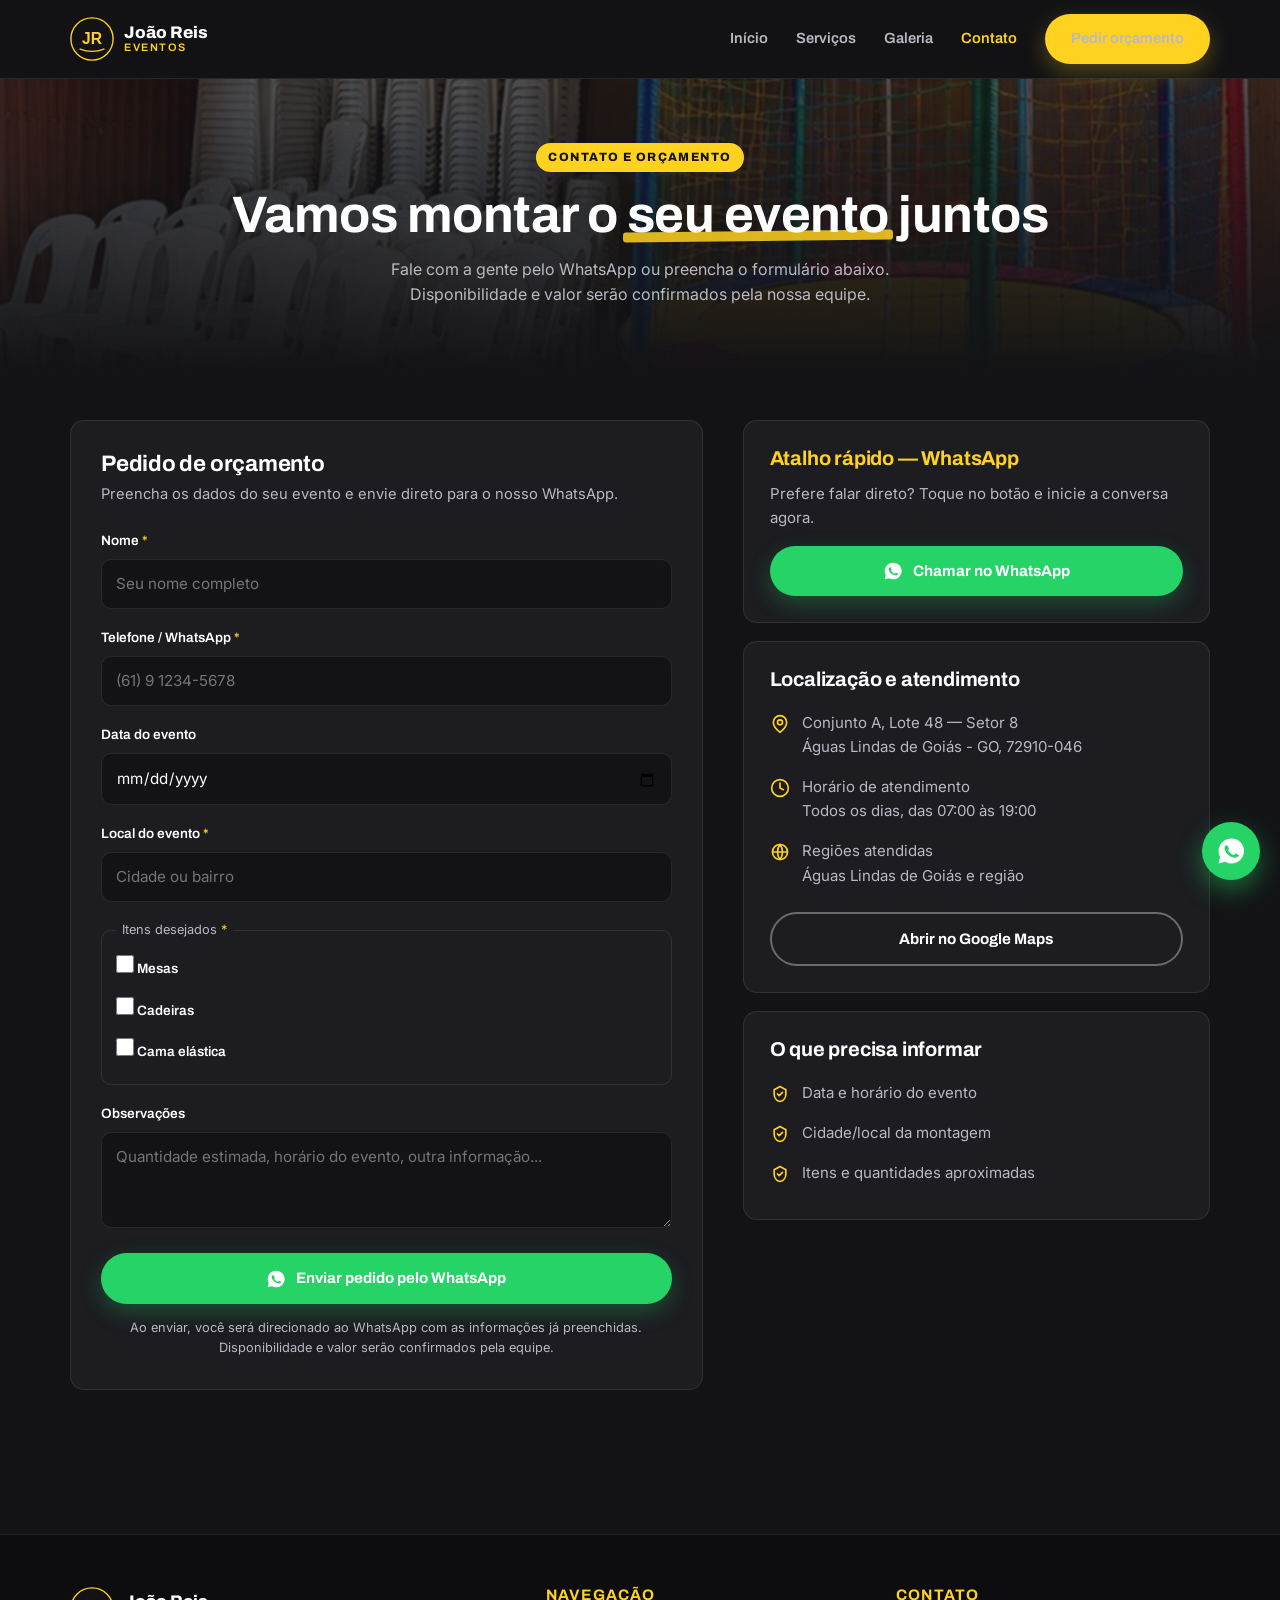
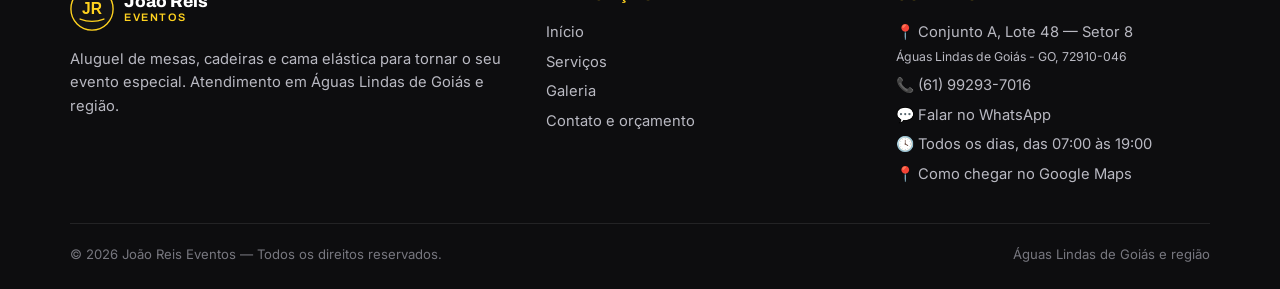
<file: contato.html>
<!DOCTYPE html>
<html lang="pt-BR">
<head>
  <meta charset="UTF-8">
  <meta name="viewport" content="width=device-width, initial-scale=1.0">
  <title>Contato e Orçamento | João Reis Eventos</title>
  <meta name="description" content="Peça seu orçamento de mesas, cadeiras e cama elástica pelo WhatsApp ou formulário. João Reis Eventos — Águas Lindas de Goiás e região.">
  <link rel="icon" type="image/svg+xml" href="img/favicon.svg">
  <link rel="preconnect" href="https://fonts.googleapis.com">
  <link rel="preconnect" href="https://fonts.gstatic.com" crossorigin>
  <link href="https://fonts.googleapis.com/css2?family=Archivo:wght@600;700;800&family=Caveat:wght@600&family=Inter:wght@400;500;600&display=swap" rel="stylesheet">
  <link rel="stylesheet" href="css/styles.css">
</head>
<body>

  <!-- ===== Cabeçalho ===== -->
  <header class="cabecalho">
    <div class="container cabecalho__inner">
      <a class="logo" href="index.html">
        <img src="img/logo.svg" alt="João Reis Eventos">
        <span>João Reis<small>Eventos</small></span>
      </a>

      <button class="nav-toggle" aria-expanded="false" aria-controls="site-nav" aria-label="Abrir menu">
        <span></span><span></span><span></span>
      </button>

      <nav class="nav" id="site-nav" aria-label="Navegação principal">
        <a href="index.html">Início</a>
        <a href="servicos.html">Serviços</a>
        <a href="galeria.html">Galeria</a>
        <a href="contato.html" class="ativo">Contato</a>
        <a class="btn btn--amarelo" href="contato.html">Pedir orçamento</a>
      </nav>
    </div>
  </header>

  <main>
    <!-- ===== Hero interno ===== -->
    <section class="hero-interno">
      <div class="container">
        <span class="rotulo">Contato e orçamento</span>
        <h1>Vamos montar o <span class="pincelada">seu evento</span> juntos</h1>
        <p>Fale com a gente pelo WhatsApp ou preencha o formulário abaixo. Disponibilidade e valor serão confirmados pela nossa equipe.</p>
      </div>
    </section>

    <!-- ===== Formulário + informações ===== -->
    <section class="secao" style="padding-top:48px;">
      <div class="container">
        <div class="contato__grid">

          <!-- Formulário -->
          <form class="formulario animar" id="form-orcamento" novalidate>
            <h2 style="font-size:1.4rem; margin-bottom:6px;">Pedido de orçamento</h2>
            <p style="color:var(--cinza); font-size:0.92rem; margin-bottom:24px;">Preencha os dados do seu evento e envie direto para o nosso WhatsApp.</p>

            <div class="campo">
              <label for="nome">Nome <span class="obrig">*</span></label>
              <input type="text" id="nome" name="nome" placeholder="Seu nome completo" autocomplete="name" required>
            </div>

            <div class="campo">
              <label for="telefone">Telefone / WhatsApp <span class="obrig">*</span></label>
              <input type="tel" id="telefone" name="telefone" placeholder="(61) 9 1234-5678" autocomplete="tel" required>
            </div>

            <div class="campo">
              <label for="data-evento">Data do evento</label>
              <input type="date" id="data-evento" name="data-evento">
            </div>

            <div class="campo">
              <label for="local">Local do evento <span class="obrig">*</span></label>
              <input type="text" id="local" name="local" placeholder="Cidade ou bairro" required>
            </div>

            <div class="campo campo--itens">
              <fieldset>
                <legend>Itens desejados <span class="obrig" style="color:var(--amarelo);">*</span></legend>
                <label class="check"><input type="checkbox" name="itens" value="Mesas"> Mesas</label>
                <label class="check"><input type="checkbox" name="itens" value="Cadeiras"> Cadeiras</label>
                <label class="check"><input type="checkbox" name="itens" value="Cama elástica"> Cama elástica</label>
              </fieldset>
            </div>

            <div class="campo">
              <label for="observacoes">Observações</label>
              <textarea id="observacoes" name="observacoes" placeholder="Quantidade estimada, horário do evento, outra informação..."></textarea>
            </div>

            <button type="submit" class="btn btn--wpp btn--bloco">
              <svg class="icone-wpp" viewBox="0 0 24 24" aria-hidden="true"><path d="M12 2a10 10 0 0 0-8.7 14.9L2 22l5.3-1.4A10 10 0 1 0 12 2zm5.3 14.1c-.2.6-1.3 1.2-1.8 1.2-.5.1-1 .1-3.2-.7-2.7-1.1-4.4-3.9-4.5-4.1-.1-.2-1-1.4-1-2.6s.6-1.8.9-2.1c.2-.2.5-.3.7-.3h.5c.2 0 .4 0 .6.5l.8 2c.1.2.1.3 0 .5l-.4.5c-.1.2-.3.3-.1.6.2.3.8 1.3 1.7 2.1 1.2 1 2.1 1.4 2.4 1.5.2.1.4.1.6-.1l.8-1c.2-.2.3-.2.6-.1l2 .9c.2.1.4.2.4.3.1.2.1.7-.1 1.3z"/></svg>
              Enviar pedido pelo WhatsApp
            </button>

            <p class="formulario__nota">Ao enviar, você será direcionado ao WhatsApp com as informações já preenchidas. Disponibilidade e valor serão confirmados pela equipe.</p>
          </form>

          <!-- Informações -->
          <div class="animar">
            <div class="info-cartao">
              <h3 style="color:var(--amarelo);">Atalho rápido — WhatsApp</h3>
              <p style="color:var(--cinza); font-size:0.94rem; margin-bottom:16px;">Prefere falar direto? Toque no botão e inicie a conversa agora.</p>
              <a class="btn btn--wpp btn--bloco" href="#" data-wpp="Olá! Vim pelo site e gostaria de um orçamento.">
                <svg class="icone-wpp" viewBox="0 0 24 24" aria-hidden="true"><path d="M12 2a10 10 0 0 0-8.7 14.9L2 22l5.3-1.4A10 10 0 1 0 12 2zm5.3 14.1c-.2.6-1.3 1.2-1.8 1.2-.5.1-1 .1-3.2-.7-2.7-1.1-4.4-3.9-4.5-4.1-.1-.2-1-1.4-1-2.6s.6-1.8.9-2.1c.2-.2.5-.3.7-.3h.5c.2 0 .4 0 .6.5l.8 2c.1.2.1.3 0 .5l-.4.5c-.1.2-.3.3-.1.6.2.3.8 1.3 1.7 2.1 1.2 1 2.1 1.4 2.4 1.5.2.1.4.1.6-.1l.8-1c.2-.2.3-.2.6-.1l2 .9c.2.1.4.2.4.3.1.2.1.7-.1 1.3z"/></svg>
                Chamar no WhatsApp
              </a>
            </div>

            <div class="info-cartao">
              <h3>Localização e atendimento</h3>
              <ul>
                <li>
                  <svg viewBox="0 0 24 24" fill="none" stroke-width="2" stroke-linecap="round" stroke-linejoin="round" aria-hidden="true"><path d="M20 10c0 6-8 12-8 12s-8-6-8-12a8 8 0 0 1 16 0z"/><circle cx="12" cy="10" r="3"/></svg>
                  <span>Conjunto A, Lote 48 — Setor 8<br>Águas Lindas de Goiás - GO, 72910-046</span>
                </li>
                <li>
                  <svg viewBox="0 0 24 24" fill="none" stroke-width="2" stroke-linecap="round" stroke-linejoin="round" aria-hidden="true"><circle cx="12" cy="12" r="10"/><path d="M12 6v6l4 2"/></svg>
                  <span>Horário de atendimento<br>Todos os dias, das 07:00 às 19:00</span>
                </li>
                <li>
                  <svg viewBox="0 0 24 24" fill="none" stroke-width="2" stroke-linecap="round" stroke-linejoin="round" aria-hidden="true"><path d="M3 12a9 9 0 1 0 18 0 9 9 0 1 0-18 0"/><path d="M3 12h18M12 3a15 15 0 0 1 0 18 15 15 0 0 1 0-18"/></svg>
                  <span>Regiões atendidas<br>Águas Lindas de Goiás e região</span>
                </li>
              </ul>
              <a class="btn btn--contorno btn--bloco" style="margin-top:16px;" href="https://www.google.com/maps/search/?api=1&query=Jo%C3%A3o+Reis+Aluguel+de+Mesas+e+Cadeiras+%C3%81guas+Lindas+de+Goi%C3%A1s" target="_blank" rel="noopener">Abrir no Google Maps</a>
            </div>

            <div class="info-cartao">
              <h3>O que precisa informar</h3>
              <ul>
                <li>
                  <svg viewBox="0 0 24 24" fill="none" stroke-width="2" stroke-linecap="round" stroke-linejoin="round" aria-hidden="true"><path d="M9 12l2 2 4-4"/><path d="M12 3l7 4v5c0 4.5-3 8.3-7 9-4-.7-7-4.5-7-9V7z"/></svg>
                  <span>Data e horário do evento</span>
                </li>
                <li>
                  <svg viewBox="0 0 24 24" fill="none" stroke-width="2" stroke-linecap="round" stroke-linejoin="round" aria-hidden="true"><path d="M9 12l2 2 4-4"/><path d="M12 3l7 4v5c0 4.5-3 8.3-7 9-4-.7-7-4.5-7-9V7z"/></svg>
                  <span>Cidade/local da montagem</span>
                </li>
                <li>
                  <svg viewBox="0 0 24 24" fill="none" stroke-width="2" stroke-linecap="round" stroke-linejoin="round" aria-hidden="true"><path d="M9 12l2 2 4-4"/><path d="M12 3l7 4v5c0 4.5-3 8.3-7 9-4-.7-7-4.5-7-9V7z"/></svg>
                  <span>Itens e quantidades aproximadas</span>
                </li>
              </ul>
            </div>
          </div>

        </div>
      </div>
    </section>
  </main>

  <!-- ===== Rodapé ===== -->
  <footer class="rodape">
    <div class="container">
      <div class="rodape__grid">
        <div>
          <a class="logo" href="index.html" style="margin-bottom:14px;">
            <img src="img/logo.svg" alt="João Reis Eventos">
            <span>João Reis<small>Eventos</small></span>
          </a>
          <p>Aluguel de mesas, cadeiras e cama elástica para tornar o seu evento especial. Atendimento em Águas Lindas de Goiás e região.</p>
        </div>

        <div>
          <h4>Navegação</h4>
          <ul>
            <li><a href="index.html">Início</a></li>
            <li><a href="servicos.html">Serviços</a></li>
            <li><a href="galeria.html">Galeria</a></li>
            <li><a href="contato.html">Contato e orçamento</a></li>
          </ul>
        </div>

        <div>
          <h4>Contato</h4>
          <ul>
            <li>📍 Conjunto A, Lote 48 — Setor 8<br><small>Águas Lindas de Goiás - GO, 72910-046</small></li>
            <li>📞 <a href="https://wa.me/5561992937016" target="_blank" rel="noopener">(61) 99293-7016</a></li>
            <li>💬 <a href="#" data-wpp="Olá! Vim pelo site e gostaria de um orçamento.">Falar no WhatsApp</a></li>
            <li>🕓 Todos os dias, das 07:00 às 19:00</li>
            <li>📍 <a href="https://www.google.com/maps/search/?api=1&query=Jo%C3%A3o+Reis+Aluguel+de+Mesas+e+Cadeiras+%C3%81guas+Lindas+de+Goi%C3%A1s" target="_blank" rel="noopener">Como chegar no Google Maps</a></li>
          </ul>
        </div>
      </div>

      <div class="rodape__base">
        <span>© <span id="ano-atual">2026</span> João Reis Eventos — Todos os direitos reservados.</span>
        <span>Águas Lindas de Goiás e região</span>
      </div>
    </div>
  </footer>

  <!-- ===== Botão flutuante WhatsApp ===== -->
  <a class="wpp-flutuante" href="#" data-wpp="Olá! Vim pelo site e gostaria de um orçamento." aria-label="Falar no WhatsApp">
    <svg viewBox="0 0 24 24" aria-hidden="true"><path d="M12 2a10 10 0 0 0-8.7 14.9L2 22l5.3-1.4A10 10 0 1 0 12 2zm5.3 14.1c-.2.6-1.3 1.2-1.8 1.2-.5.1-1 .1-3.2-.7-2.7-1.1-4.4-3.9-4.5-4.1-.1-.2-1-1.4-1-2.6s.6-1.8.9-2.1c.2-.2.5-.3.7-.3h.5c.2 0 .4 0 .6.5l.8 2c.1.2.1.3 0 .5l-.4.5c-.1.2-.3.3-.1.6.2.3.8 1.3 1.7 2.1 1.2 1 2.1 1.4 2.4 1.5.2.1.4.1.6-.1l.8-1c.2-.2.3-.2.6-.1l2 .9c.2.1.4.2.4.3.1.2.1.7-.1 1.3z"/></svg>
  </a>

  <script src="js/main.js"></script>
</body>
</html>
</file>
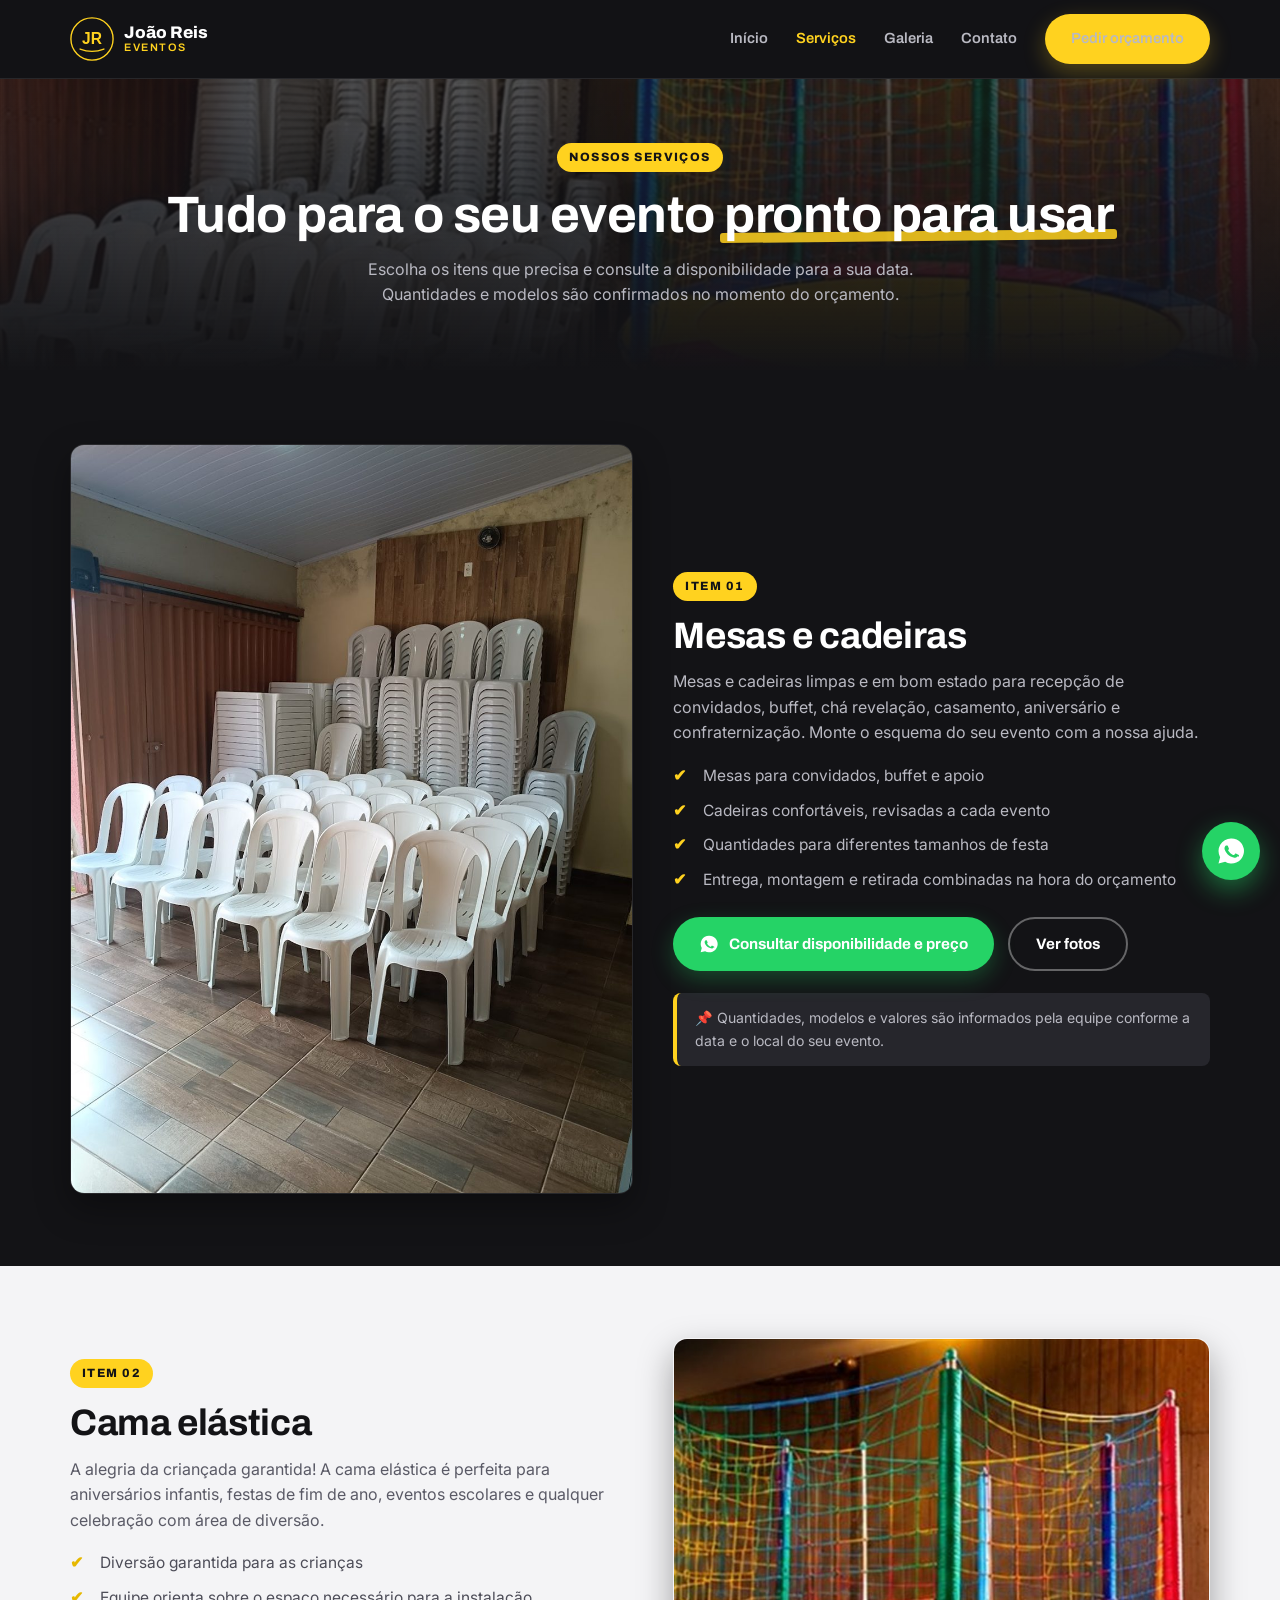
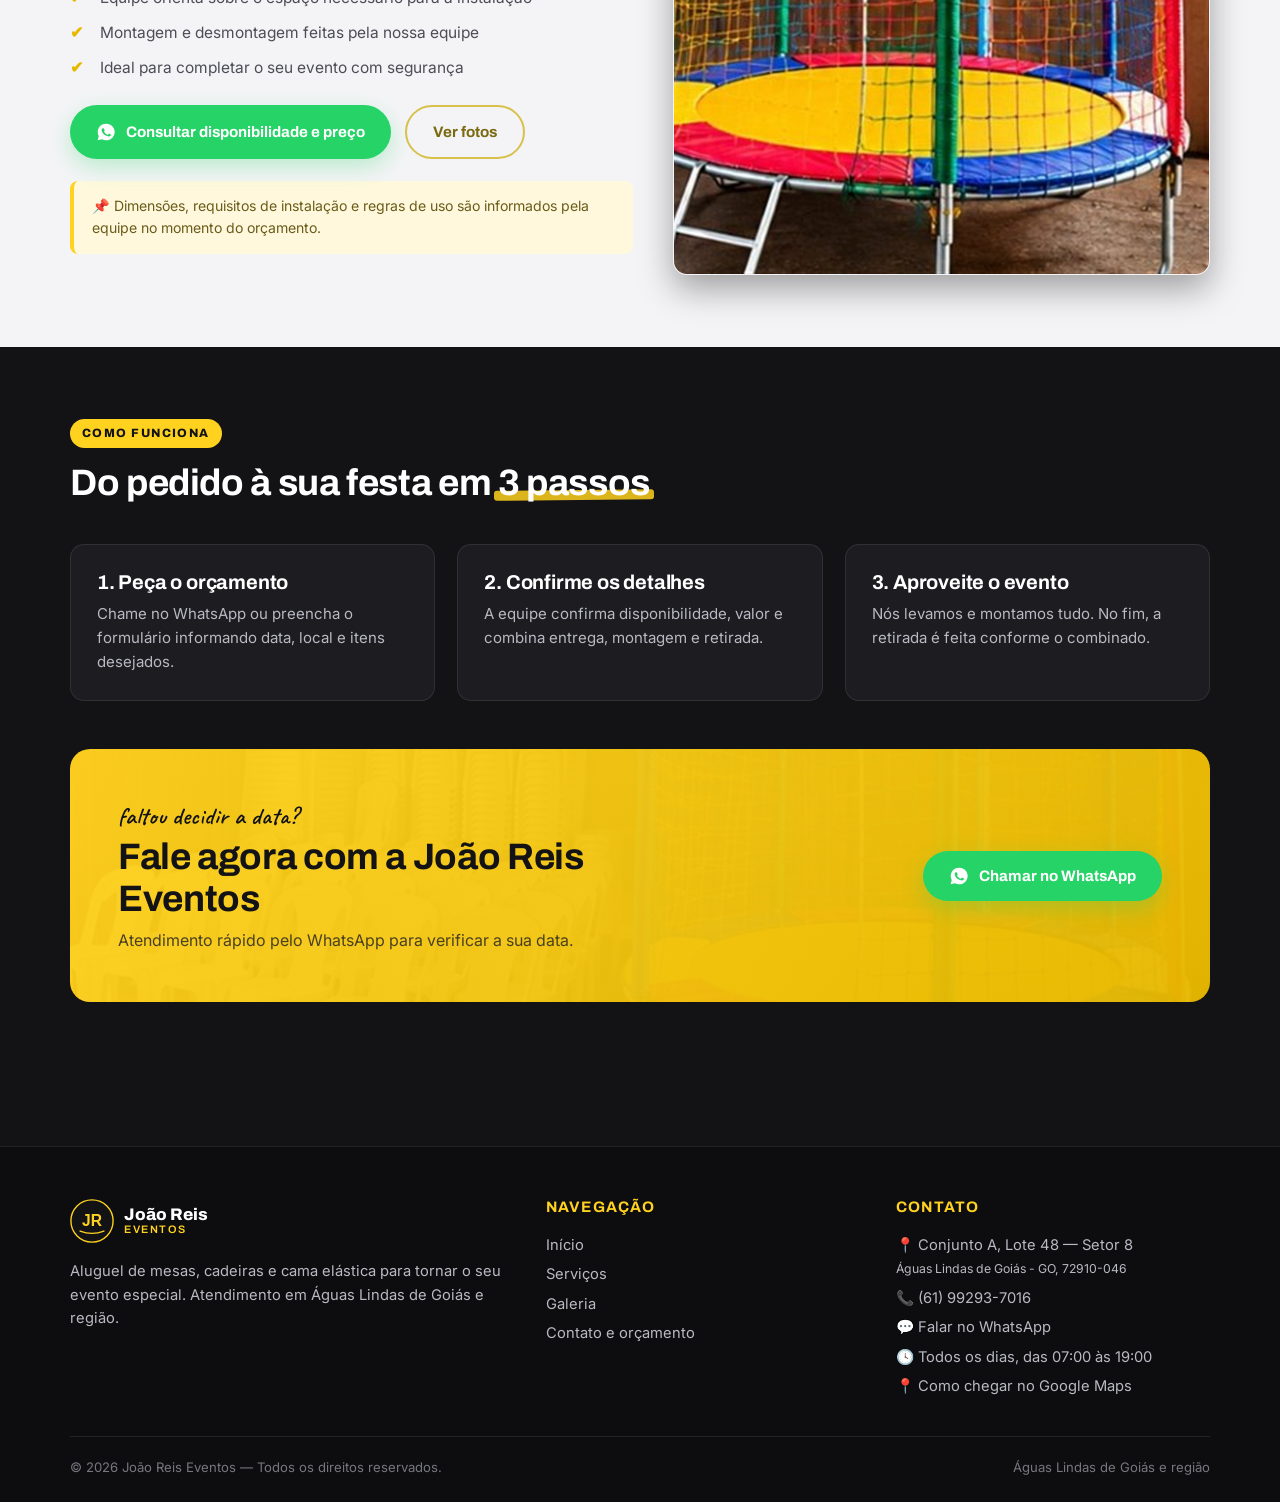
<file: servicos.html>
<!DOCTYPE html>
<html lang="pt-BR">
<head>
  <meta charset="UTF-8">
  <meta name="viewport" content="width=device-width, initial-scale=1.0">
  <title>Serviços — Mesas, Cadeiras e Cama Elástica | João Reis Eventos</title>
  <meta name="description" content="Conheça os itens para aluguel: mesas, cadeiras e cama elástica para eventos em Águas Lindas de Goiás. Consulte disponibilidade e preço.">
  <link rel="icon" type="image/svg+xml" href="img/favicon.svg">
  <link rel="preconnect" href="https://fonts.googleapis.com">
  <link rel="preconnect" href="https://fonts.gstatic.com" crossorigin>
  <link href="https://fonts.googleapis.com/css2?family=Archivo:wght@600;700;800&family=Caveat:wght@600&family=Inter:wght@400;500;600&display=swap" rel="stylesheet">
  <link rel="stylesheet" href="css/styles.css">
</head>
<body>

  <!-- ===== Cabeçalho ===== -->
  <header class="cabecalho">
    <div class="container cabecalho__inner">
      <a class="logo" href="index.html">
        <img src="img/logo.svg" alt="João Reis Eventos">
        <span>João Reis<small>Eventos</small></span>
      </a>

      <button class="nav-toggle" aria-expanded="false" aria-controls="site-nav" aria-label="Abrir menu">
        <span></span><span></span><span></span>
      </button>

      <nav class="nav" id="site-nav" aria-label="Navegação principal">
        <a href="index.html">Início</a>
        <a href="servicos.html" class="ativo">Serviços</a>
        <a href="galeria.html">Galeria</a>
        <a href="contato.html">Contato</a>
        <a class="btn btn--amarelo" href="contato.html">Pedir orçamento</a>
      </nav>
    </div>
  </header>

  <main>
    <!-- ===== Hero interno ===== -->
    <section class="hero-interno">
      <div class="container">
        <span class="rotulo">Nossos serviços</span>
        <h1>Tudo para o seu evento <span class="pincelada">pronto para usar</span></h1>
        <p>Escolha os itens que precisa e consulte a disponibilidade para a sua data. Quantidades e modelos são confirmados no momento do orçamento.</p>
      </div>
    </section>

    <!-- ===== Mesas e cadeiras ===== -->
    <section class="secao" id="mesas">
      <div class="container">
        <div class="servico-bloco">
          <div class="servico-bloco__grid">
            <div class="servico-bloco__img animar">
              <img src="img/foto-cadeiras.jpg" alt="Cadeiras brancas de plástico disponíveis para aluguel">
            </div>
            <div class="animar">
              <span class="rotulo">Item 01</span>
              <h2>Mesas e cadeiras</h2>
              <p style="color:var(--cinza); margin-top:12px;">Mesas e cadeiras limpas e em bom estado para recepção de convidados, buffet, chá revelação, casamento, aniversário e confraternização. Monte o esquema do seu evento com a nossa ajuda.</p>
              <ul>
                <li>Mesas para convidados, buffet e apoio</li>
                <li>Cadeiras confortáveis, revisadas a cada evento</li>
                <li>Quantidades para diferentes tamanhos de festa</li>
                <li>Entrega, montagem e retirada combinadas na hora do orçamento</li>
              </ul>
              <div class="hero__acoes">
                <a class="btn btn--wpp" href="#" data-wpp="Olá! Vim pelo site e gostaria de consultar mesas e cadeiras para o meu evento.">
                  <svg class="icone-wpp" viewBox="0 0 24 24" aria-hidden="true"><path d="M12 2a10 10 0 0 0-8.7 14.9L2 22l5.3-1.4A10 10 0 1 0 12 2zm5.3 14.1c-.2.6-1.3 1.2-1.8 1.2-.5.1-1 .1-3.2-.7-2.7-1.1-4.4-3.9-4.5-4.1-.1-.2-1-1.4-1-2.6s.6-1.8.9-2.1c.2-.2.5-.3.7-.3h.5c.2 0 .4 0 .6.5l.8 2c.1.2.1.3 0 .5l-.4.5c-.1.2-.3.3-.1.6.2.3.8 1.3 1.7 2.1 1.2 1 2.1 1.4 2.4 1.5.2.1.4.1.6-.1l.8-1c.2-.2.3-.2.6-.1l2 .9c.2.1.4.2.4.3.1.2.1.7-.1 1.3z"/></svg>
                  Consultar disponibilidade e preço
                </a>
                <a class="btn btn--contorno" href="galeria.html">Ver fotos</a>
              </div>
              <div class="aviso">
                📌 Quantidades, modelos e valores são informados pela equipe conforme a data e o local do seu evento.
              </div>
            </div>
          </div>
        </div>
      </div>
    </section>

    <!-- ===== Cama elástica ===== -->
    <section class="secao secao--clara" id="cama-elastica">
      <div class="container">
        <div class="servico-bloco">
          <div class="servico-bloco__grid">
            <div class="animar">
              <span class="rotulo">Item 02</span>
              <h2>Cama elástica</h2>
              <p style="color:#5a5a66; margin-top:12px;">A alegria da criançada garantida! A cama elástica é perfeita para aniversários infantis, festas de fim de ano, eventos escolares e qualquer celebração com área de diversão.</p>
              <ul>
                <li>Diversão garantida para as crianças</li>
                <li>Equipe orienta sobre o espaço necessário para a instalação</li>
                <li>Montagem e desmontagem feitas pela nossa equipe</li>
                <li>Ideal para completar o seu evento com segurança</li>
              </ul>
              <div class="hero__acoes">
                <a class="btn btn--wpp" href="#" data-wpp="Olá! Vim pelo site e gostaria de consultar a cama elástica para o meu evento.">
                  <svg class="icone-wpp" viewBox="0 0 24 24" aria-hidden="true"><path d="M12 2a10 10 0 0 0-8.7 14.9L2 22l5.3-1.4A10 10 0 1 0 12 2zm5.3 14.1c-.2.6-1.3 1.2-1.8 1.2-.5.1-1 .1-3.2-.7-2.7-1.1-4.4-3.9-4.5-4.1-.1-.2-1-1.4-1-2.6s.6-1.8.9-2.1c.2-.2.5-.3.7-.3h.5c.2 0 .4 0 .6.5l.8 2c.1.2.1.3 0 .5l-.4.5c-.1.2-.3.3-.1.6.2.3.8 1.3 1.7 2.1 1.2 1 2.1 1.4 2.4 1.5.2.1.4.1.6-.1l.8-1c.2-.2.3-.2.6-.1l2 .9c.2.1.4.2.4.3.1.2.1.7-.1 1.3z"/></svg>
                  Consultar disponibilidade e preço
                </a>
                <a class="btn" href="galeria.html" style="border:2px solid #d8c14a; color:#7a6a12;">Ver fotos</a>
              </div>
              <div class="aviso">
                📌 Dimensões, requisitos de instalação e regras de uso são informados pela equipe no momento do orçamento.
              </div>
            </div>
            <div class="servico-bloco__img animar">
              <img src="img/foto-cama-elastica.jpg" alt="Cama elástica disponível para aluguel">
            </div>
          </div>
        </div>
      </div>
    </section>

    <!-- ===== Como funciona ===== -->
    <section class="secao">
      <div class="container">
        <div class="secao__cabecalho">
          <span class="rotulo">Como funciona</span>
          <h2>Do pedido à sua festa em <span class="pincelada">3 passos</span></h2>
        </div>

        <div class="beneficios">
          <div class="beneficio animar">
            <h3>1. Peça o orçamento</h3>
            <p>Chame no WhatsApp ou preencha o formulário informando data, local e itens desejados.</p>
          </div>
          <div class="beneficio animar">
            <h3>2. Confirme os detalhes</h3>
            <p>A equipe confirma disponibilidade, valor e combina entrega, montagem e retirada.</p>
          </div>
          <div class="beneficio animar">
            <h3>3. Aproveite o evento</h3>
            <p>Nós levamos e montamos tudo. No fim, a retirada é feita conforme o combinado.</p>
          </div>
        </div>

        <div class="cta animar" style="margin-top:48px;">
          <div>
            <span class="manuscrita">faltou decidir a data?</span>
            <h2>Fale agora com a João Reis Eventos</h2>
            <p>Atendimento rápido pelo WhatsApp para verificar a sua data.</p>
          </div>
          <a class="btn btn--wpp" href="#" data-wpp="Olá! Vim pelo site e gostaria de um orçamento.">
            <svg class="icone-wpp" viewBox="0 0 24 24" aria-hidden="true"><path d="M12 2a10 10 0 0 0-8.7 14.9L2 22l5.3-1.4A10 10 0 1 0 12 2zm5.3 14.1c-.2.6-1.3 1.2-1.8 1.2-.5.1-1 .1-3.2-.7-2.7-1.1-4.4-3.9-4.5-4.1-.1-.2-1-1.4-1-2.6s.6-1.8.9-2.1c.2-.2.5-.3.7-.3h.5c.2 0 .4 0 .6.5l.8 2c.1.2.1.3 0 .5l-.4.5c-.1.2-.3.3-.1.6.2.3.8 1.3 1.7 2.1 1.2 1 2.1 1.4 2.4 1.5.2.1.4.1.6-.1l.8-1c.2-.2.3-.2.6-.1l2 .9c.2.1.4.2.4.3.1.2.1.7-.1 1.3z"/></svg>
            Chamar no WhatsApp
          </a>
        </div>
      </div>
    </section>
  </main>

  <!-- ===== Rodapé ===== -->
  <footer class="rodape">
    <div class="container">
      <div class="rodape__grid">
        <div>
          <a class="logo" href="index.html" style="margin-bottom:14px;">
            <img src="img/logo.svg" alt="João Reis Eventos">
            <span>João Reis<small>Eventos</small></span>
          </a>
          <p>Aluguel de mesas, cadeiras e cama elástica para tornar o seu evento especial. Atendimento em Águas Lindas de Goiás e região.</p>
        </div>

        <div>
          <h4>Navegação</h4>
          <ul>
            <li><a href="index.html">Início</a></li>
            <li><a href="servicos.html">Serviços</a></li>
            <li><a href="galeria.html">Galeria</a></li>
            <li><a href="contato.html">Contato e orçamento</a></li>
          </ul>
        </div>

        <div>
          <h4>Contato</h4>
          <ul>
            <li>📍 Conjunto A, Lote 48 — Setor 8<br><small>Águas Lindas de Goiás - GO, 72910-046</small></li>
            <li>📞 <a href="https://wa.me/5561992937016" target="_blank" rel="noopener">(61) 99293-7016</a></li>
            <li>💬 <a href="#" data-wpp="Olá! Vim pelo site e gostaria de um orçamento.">Falar no WhatsApp</a></li>
            <li>🕓 Todos os dias, das 07:00 às 19:00</li>
            <li>📍 <a href="https://www.google.com/maps/search/?api=1&query=Jo%C3%A3o+Reis+Aluguel+de+Mesas+e+Cadeiras+%C3%81guas+Lindas+de+Goi%C3%A1s" target="_blank" rel="noopener">Como chegar no Google Maps</a></li>
          </ul>
        </div>
      </div>

      <div class="rodape__base">
        <span>© <span id="ano-atual">2026</span> João Reis Eventos — Todos os direitos reservados.</span>
        <span>Águas Lindas de Goiás e região</span>
      </div>
    </div>
  </footer>

  <!-- ===== Botão flutuante WhatsApp ===== -->
  <a class="wpp-flutuante" href="#" data-wpp="Olá! Vim pelo site e gostaria de um orçamento." aria-label="Falar no WhatsApp">
    <svg viewBox="0 0 24 24" aria-hidden="true"><path d="M12 2a10 10 0 0 0-8.7 14.9L2 22l5.3-1.4A10 10 0 1 0 12 2zm5.3 14.1c-.2.6-1.3 1.2-1.8 1.2-.5.1-1 .1-3.2-.7-2.7-1.1-4.4-3.9-4.5-4.1-.1-.2-1-1.4-1-2.6s.6-1.8.9-2.1c.2-.2.5-.3.7-.3h.5c.2 0 .4 0 .6.5l.8 2c.1.2.1.3 0 .5l-.4.5c-.1.2-.3.3-.1.6.2.3.8 1.3 1.7 2.1 1.2 1 2.1 1.4 2.4 1.5.2.1.4.1.6-.1l.8-1c.2-.2.3-.2.6-.1l2 .9c.2.1.4.2.4.3.1.2.1.7-.1 1.3z"/></svg>
  </a>

  <script src="js/main.js"></script>
</body>
</html>
</file>
<file: css/styles.css>
/* =========================================================
   João Reis Eventos — styles.css
   Identidade: preto carvão + amarelo vibrante + branco
   Verde reservado para o WhatsApp
   ========================================================= */

/* ---------- 1. Tokens ---------- */
:root {
  --carvao: #131316;
  --carvao-2: #1c1c21;
  --carvao-3: #26262c;
  --amarelo: #ffd21f;
  --amarelo-escuro: #e6b800;
  --branco: #ffffff;
  --cinza: #b9b9c2;
  --cinza-claro: #f4f4f6;
  --verde-wpp: #25d366;
  --verde-wpp-escuro: #1da851;
  --borda: rgba(255, 255, 255, 0.09);
  --sombra: 0 14px 34px rgba(0, 0, 0, 0.35);
  --raio: 14px;
  --fonte-titulo: "Archivo", "Segoe UI", Arial, sans-serif;
  --fonte-corpo: "Inter", "Segoe UI", Arial, sans-serif;
  --fonte-manuscrita: "Caveat", cursive;
}

/* ---------- 2. Reset e base ---------- */
*,
*::before,
*::after {
  box-sizing: border-box;
  margin: 0;
  padding: 0;
}

html {
  scroll-behavior: smooth;
}

body {
  font-family: var(--fonte-corpo);
  background: var(--carvao);
  color: var(--branco);
  line-height: 1.6;
  -webkit-font-smoothing: antialiased;
}

img,
svg {
  display: block;
  max-width: 100%;
}

a {
  color: inherit;
  text-decoration: none;
}

ul {
  list-style: none;
}

button {
  font: inherit;
  cursor: pointer;
  border: 0;
  background: none;
  color: inherit;
}

.container {
  width: min(1140px, 92%);
  margin-inline: auto;
}

.secao {
  padding: 72px 0;
}

.secao--clara {
  background: var(--cinza-claro);
  color: var(--carvao);
}

/* ---------- 3. Tipografia ---------- */
h1, h2, h3, h4 {
  font-family: var(--fonte-titulo);
  line-height: 1.15;
  letter-spacing: -0.01em;
}

h1 { font-size: clamp(2rem, 5vw, 3.2rem); }
h2 { font-size: clamp(1.6rem, 3.6vw, 2.3rem); }
h3 { font-size: 1.25rem; }

.manuscrita {
  font-family: var(--fonte-manuscrita);
  color: var(--amarelo);
  font-size: 1.5rem;
  font-weight: 600;
}

.rotulo {
  display: inline-block;
  background: var(--amarelo);
  color: var(--carvao);
  font-family: var(--fonte-titulo);
  font-size: 0.75rem;
  font-weight: 800;
  letter-spacing: 0.12em;
  text-transform: uppercase;
  padding: 5px 12px;
  border-radius: 999px;
  margin-bottom: 14px;
}

.secao__cabecalho {
  max-width: 640px;
  margin-bottom: 40px;
}

.secao__cabecalho p {
  color: var(--cinza);
  margin-top: 10px;
}

.secao--clara .secao__cabecalho p {
  color: #5a5a66;
}

.pincelada {
  position: relative;
  display: inline-block;
  z-index: 0;
}

.pincelada::after {
  content: "";
  position: absolute;
  left: -4px;
  right: -4px;
  bottom: 4px;
  height: 10px;
  background: var(--amarelo);
  opacity: 0.85;
  border-radius: 3px;
  transform: rotate(-0.6deg);
  z-index: -1;
}

/* ---------- 4. Botões ---------- */
.btn {
  display: inline-flex;
  align-items: center;
  justify-content: center;
  gap: 10px;
  font-family: var(--fonte-titulo);
  font-weight: 700;
  font-size: 0.95rem;
  padding: 13px 26px;
  border-radius: 999px;
  transition: transform 0.15s ease, box-shadow 0.15s ease, background 0.15s ease;
}

.btn:hover { transform: translateY(-2px); }
.btn:active { transform: translateY(0); }

.btn--amarelo {
  background: var(--amarelo);
  color: var(--carvao);
  box-shadow: 0 8px 22px rgba(255, 210, 31, 0.28);
}

.btn--amarelo:hover { background: var(--amarelo-escuro); }

.btn--wpp {
  background: var(--verde-wpp);
  color: var(--branco);
  box-shadow: 0 8px 22px rgba(37, 211, 102, 0.28);
}

.btn--wpp:hover { background: var(--verde-wpp-escuro); }

.btn--contorno {
  border: 2px solid rgba(255, 255, 255, 0.35);
  color: var(--branco);
}

.btn--contorno:hover {
  border-color: var(--amarelo);
  color: var(--amarelo);
}

.btn--bloco { width: 100%; }

.icone-wpp {
  width: 20px;
  height: 20px;
  fill: currentColor;
  flex-shrink: 0;
}

/* ---------- 5. Cabeçalho ---------- */
.cabecalho {
  position: sticky;
  top: 0;
  z-index: 100;
  background: rgba(19, 19, 22, 0.94);
  backdrop-filter: blur(10px);
  border-bottom: 1px solid var(--borda);
}

.cabecalho__inner {
  display: flex;
  align-items: center;
  justify-content: space-between;
  gap: 18px;
  padding: 14px 0;
}

.logo {
  display: flex;
  align-items: center;
  gap: 10px;
  font-family: var(--fonte-titulo);
  font-weight: 800;
  font-size: 1.05rem;
  line-height: 1.1;
}

.logo img { width: 44px; height: 44px; }

.logo small {
  display: block;
  font-size: 0.68rem;
  font-weight: 600;
  color: var(--amarelo);
  letter-spacing: 0.14em;
  text-transform: uppercase;
}

.nav { display: flex; align-items: center; gap: 28px; }

.nav a {
  font-family: var(--fonte-titulo);
  font-weight: 600;
  font-size: 0.92rem;
  color: var(--cinza);
  transition: color 0.15s ease;
}

.nav a:hover,
.nav a.ativo { color: var(--amarelo); }

.nav-toggle {
  display: none;
  flex-direction: column;
  gap: 5px;
  padding: 8px;
}

.nav-toggle span {
  width: 24px;
  height: 2.5px;
  background: var(--amarelo);
  border-radius: 2px;
  transition: transform 0.2s ease, opacity 0.2s ease;
}

.nav-toggle[aria-expanded="true"] span:nth-child(1) { transform: translateY(7.5px) rotate(45deg); }
.nav-toggle[aria-expanded="true"] span:nth-child(2) { opacity: 0; }
.nav-toggle[aria-expanded="true"] span:nth-child(3) { transform: translateY(-7.5px) rotate(-45deg); }

/* ---------- 6. Hero ---------- */
.hero {
  position: relative;
  overflow: hidden;
  background:
    linear-gradient(180deg, rgba(19, 19, 22, 0.55) 0%, rgba(19, 19, 22, 0.92) 78%, var(--carvao) 100%),
    url("../img/hero.jpg") center/cover no-repeat;
}

.hero__conteudo {
  max-width: 640px;
  padding: 96px 0 110px;
}

.hero h1 { margin-bottom: 16px; }

.hero p {
  color: #dcdce2;
  font-size: 1.08rem;
  margin-bottom: 30px;
}

.hero__acoes {
  display: flex;
  flex-wrap: wrap;
  gap: 14px;
}

.hero__selo {
  position: absolute;
  right: 6%;
  bottom: 34px;
  font-family: var(--fonte-manuscrita);
  font-size: 1.7rem;
  color: var(--amarelo);
  transform: rotate(-4deg);
}

/* Hero interno (páginas) */
.hero-interno {
  background:
    linear-gradient(180deg, rgba(19, 19, 22, 0.72) 0%, var(--carvao) 100%),
    url("../img/hero.jpg") center/cover no-repeat;
  padding: 64px 0;
  text-align: center;
}

.hero-interno p {
  max-width: 560px;
  margin: 12px auto 0;
  color: var(--cinza);
}

/* ---------- 7. Atalhos de serviço ---------- */
.atalhos {
  display: grid;
  grid-template-columns: repeat(auto-fit, minmax(280px, 1fr));
  gap: 22px;
  margin-top: -70px;
  position: relative;
  z-index: 2;
}

.card-servico {
  background: var(--carvao-2);
  border: 1px solid var(--borda);
  border-radius: var(--raio);
  overflow: hidden;
  transition: transform 0.2s ease, border-color 0.2s ease, box-shadow 0.2s ease;
}

.card-servico:hover {
  transform: translateY(-5px);
  border-color: rgba(255, 210, 31, 0.55);
  box-shadow: var(--sombra);
}

.card-servico__img {
  height: 190px;
  object-fit: cover;
  width: 100%;
}

.card-servico__corpo { padding: 22px; }

.card-servico__corpo p {
  color: var(--cinza);
  font-size: 0.95rem;
  margin: 8px 0 18px;
}

.card-servico__link {
  font-family: var(--fonte-titulo);
  font-weight: 700;
  font-size: 0.9rem;
  color: var(--amarelo);
  display: inline-flex;
  align-items: center;
  gap: 6px;
}

/* ---------- 8. Benefícios ---------- */
.beneficios {
  display: grid;
  grid-template-columns: repeat(auto-fit, minmax(240px, 1fr));
  gap: 22px;
}

.beneficio {
  background: var(--carvao-2);
  border: 1px solid var(--borda);
  border-radius: var(--raio);
  padding: 26px;
}

.beneficio__icone {
  width: 52px;
  height: 52px;
  border-radius: 12px;
  background: rgba(255, 210, 31, 0.12);
  display: grid;
  place-items: center;
  margin-bottom: 16px;
}

.beneficio__icone svg { width: 26px; height: 26px; stroke: var(--amarelo); }

.beneficio p {
  color: var(--cinza);
  font-size: 0.94rem;
  margin-top: 8px;
}

/* ---------- 9. Galeria ---------- */
.galeria {
  display: grid;
  grid-template-columns: repeat(3, 1fr);
  gap: 14px;
}

.galeria__item {
  position: relative;
  border-radius: var(--raio);
  overflow: hidden;
  cursor: pointer;
  aspect-ratio: 4 / 3;
  background: var(--carvao-3);
}

.galeria__item img {
  width: 100%;
  height: 100%;
  object-fit: cover;
  transition: transform 0.3s ease;
}

.galeria__item:hover img { transform: scale(1.05); }

.galeria__item::after {
  content: "＋";
  position: absolute;
  inset: 0;
  display: grid;
  place-items: center;
  font-size: 2rem;
  color: var(--carvao);
  background: rgba(255, 210, 31, 0.0);
  opacity: 0;
  transition: opacity 0.2s ease, background 0.2s ease;
}

.galeria__item:hover::after {
  opacity: 1;
  background: rgba(255, 210, 31, 0.22);
}

.galeria__item .etiqueta {
  position: absolute;
  left: 10px;
  bottom: 10px;
  background: rgba(19, 19, 22, 0.85);
  color: var(--amarelo);
  font-family: var(--fonte-titulo);
  font-size: 0.72rem;
  font-weight: 700;
  letter-spacing: 0.06em;
  text-transform: uppercase;
  padding: 4px 10px;
  border-radius: 999px;
  z-index: 1;
}

.filtros {
  display: flex;
  flex-wrap: wrap;
  gap: 10px;
  margin-bottom: 28px;
}

.filtro {
  font-family: var(--fonte-titulo);
  font-weight: 600;
  font-size: 0.85rem;
  padding: 8px 18px;
  border-radius: 999px;
  border: 1.5px solid var(--borda);
  color: var(--cinza);
  transition: all 0.15s ease;
}

.filtro:hover { border-color: var(--amarelo); color: var(--amarelo); }

.filtro.ativo {
  background: var(--amarelo);
  border-color: var(--amarelo);
  color: var(--carvao);
}

.galeria__item.oculto { display: none; }

/* Lightbox */
.lightbox {
  position: fixed;
  inset: 0;
  z-index: 200;
  background: rgba(10, 10, 12, 0.94);
  display: none;
  align-items: center;
  justify-content: center;
  padding: 24px;
}

.lightbox.aberto { display: flex; }

.lightbox img {
  max-width: min(920px, 92vw);
  max-height: 82vh;
  border-radius: var(--raio);
  box-shadow: var(--sombra);
}

.lightbox__fechar,
.lightbox__nav {
  position: absolute;
  background: var(--carvao-3);
  color: var(--branco);
  border: 1px solid var(--borda);
  border-radius: 999px;
  width: 44px;
  height: 44px;
  display: grid;
  place-items: center;
  font-size: 1.3rem;
  transition: background 0.15s ease;
}

.lightbox__fechar:hover,
.lightbox__nav:hover { background: var(--amarelo); color: var(--carvao); }

.lightbox__fechar { top: 20px; right: 20px; }
.lightbox__nav--ant { left: 20px; top: 50%; transform: translateY(-50%); }
.lightbox__nav--prox { right: 20px; top: 50%; transform: translateY(-50%); }

/* ---------- 10. Faixa de orçamento ---------- */
.cta {
  background:
    linear-gradient(135deg, rgba(255, 210, 31, 0.96), rgba(230, 184, 0, 0.96)),
    url("../img/hero.jpg") center/cover no-repeat;
  color: var(--carvao);
  border-radius: calc(var(--raio) + 6px);
  padding: 48px;
  display: flex;
  flex-wrap: wrap;
  align-items: center;
  justify-content: space-between;
  gap: 24px;
}

.cta h2 { max-width: 520px; }

.cta p {
  margin-top: 8px;
  max-width: 480px;
  color: #4a4022;
}

.cta .manuscrita { color: var(--carvao); }

/* ---------- 11. Página de serviço ---------- */
.servico-bloco + .servico-bloco { margin-top: 72px; }

.servico-bloco__grid {
  display: grid;
  grid-template-columns: 1.05fr 1fr;
  gap: 40px;
  align-items: center;
}

.servico-bloco__img {
  border-radius: var(--raio);
  overflow: hidden;
  border: 1px solid var(--borda);
  box-shadow: var(--sombra);
}

.servico-bloco ul {
  margin: 18px 0 24px;
  display: grid;
  gap: 10px;
}

.servico-bloco li {
  position: relative;
  padding-left: 30px;
  color: var(--cinza);
  font-size: 0.97rem;
}

.secao--clara .servico-bloco li { color: #4d4d58; }

.servico-bloco li::before {
  content: "✔";
  position: absolute;
  left: 0;
  top: 0;
  color: var(--amarelo-escuro);
  font-weight: 700;
}

.secao:not(.secao--clara) .servico-bloco li::before { color: var(--amarelo); }

.aviso {
  background: var(--carvao-3);
  border-left: 4px solid var(--amarelo);
  border-radius: 8px;
  padding: 14px 18px;
  font-size: 0.88rem;
  color: var(--cinza);
  margin-top: 22px;
}

.secao--clara .aviso {
  background: #fff8dd;
  color: #6a5c1a;
}

/* ---------- 12. Contato ---------- */
.contato__grid {
  display: grid;
  grid-template-columns: 1.15fr 0.85fr;
  gap: 40px;
  align-items: start;
}

.formulario {
  background: var(--carvao-2);
  border: 1px solid var(--borda);
  border-radius: var(--raio);
  padding: 30px;
}

.campo { margin-bottom: 18px; }

.campo label {
  display: block;
  font-family: var(--fonte-titulo);
  font-size: 0.85rem;
  font-weight: 600;
  margin-bottom: 7px;
}

.campo label .obrig { color: var(--amarelo); }

.campo input,
.campo select,
.campo textarea {
  width: 100%;
  background: var(--carvao);
  border: 1.5px solid var(--borda);
  border-radius: 10px;
  color: var(--branco);
  font: inherit;
  font-size: 0.95rem;
  padding: 12px 14px;
  transition: border-color 0.15s ease;
}

.campo input:focus,
.campo select:focus,
.campo textarea:focus {
  outline: none;
  border-color: var(--amarelo);
}

.campo textarea { resize: vertical; min-height: 96px; }

.campo--itens fieldset {
  border: 1.5px solid var(--borda);
  border-radius: 10px;
  padding: 14px;
  display: grid;
  gap: 10px;
}

.campo--itens legend {
  font-size: 0.8rem;
  padding: 0 6px;
  color: var(--cinza);
}

.check {
  display: flex;
  align-items: center;
  gap: 10px;
  font-size: 0.94rem;
  cursor: pointer;
}

.check input {
  width: 18px;
  height: 18px;
  accent-color: var(--amarelo);
  flex-shrink: 0;
}

.formulario__nota {
  font-size: 0.8rem;
  color: var(--cinza);
  margin-top: 14px;
  text-align: center;
}

.info-cartao {
  background: var(--carvao-2);
  border: 1px solid var(--borda);
  border-radius: var(--raio);
  padding: 26px;
}

.info-cartao + .info-cartao { margin-top: 18px; }

.info-cartao h3 { margin-bottom: 12px; }

.info-cartao li {
  display: flex;
  gap: 12px;
  align-items: flex-start;
  color: var(--cinza);
  font-size: 0.94rem;
  padding: 8px 0;
}

.info-cartao li svg {
  width: 20px;
  height: 20px;
  stroke: var(--amarelo);
  flex-shrink: 0;
  margin-top: 3px;
}

.info-cartao a:hover { color: var(--amarelo); }

/* ---------- 13. Depoimentos ---------- */
.depoimentos {
  display: grid;
  grid-template-columns: repeat(auto-fit, minmax(260px, 1fr));
  gap: 22px;
}

.depoimento {
  background: var(--carvao-2);
  border: 1px solid var(--borda);
  border-radius: var(--raio);
  padding: 26px;
  display: flex;
  flex-direction: column;
  gap: 14px;
}

.secao--clara .depoimento {
  background: #fff;
  border-color: #e7e7ec;
}

.depoimento__estrelas {
  color: var(--amarelo-escuro);
  letter-spacing: 2px;
  font-size: 1rem;
}

.depoimento__texto {
  color: var(--cinza);
  font-size: 0.96rem;
  font-style: italic;
  flex: 1;
}

.secao--clara .depoimento__texto { color: #4d4d58; }

.depoimento__autor {
  display: flex;
  align-items: center;
  gap: 12px;
}

.depoimento__avatar {
  width: 42px;
  height: 42px;
  border-radius: 999px;
  background: var(--amarelo);
  color: var(--carvao);
  display: grid;
  place-items: center;
  font-family: var(--fonte-titulo);
  font-weight: 800;
  font-size: 1rem;
  flex-shrink: 0;
}

.depoimento__nome {
  font-family: var(--fonte-titulo);
  font-weight: 700;
  font-size: 0.9rem;
  line-height: 1.2;
}

.depoimento__origem {
  font-size: 0.75rem;
  color: #88888f;
}

.selo-google {
  display: inline-flex;
  align-items: center;
  gap: 8px;
  margin-top: 26px;
  font-size: 0.88rem;
  color: var(--cinza);
}

.selo-google strong { color: var(--amarelo); }

/* ---------- 14. Rodapé ---------- */
.rodape {
  background: #0d0d0f;
  border-top: 1px solid var(--borda);
  padding: 52px 0 24px;
  margin-top: 72px;
}

.rodape__grid {
  display: grid;
  grid-template-columns: 1.4fr 1fr 1fr;
  gap: 36px;
}

.rodape h4 {
  font-size: 0.95rem;
  color: var(--amarelo);
  margin-bottom: 14px;
  text-transform: uppercase;
  letter-spacing: 0.08em;
}

.rodape p,
.rodape li {
  color: var(--cinza);
  font-size: 0.92rem;
  padding: 3px 0;
}

.rodape a:hover { color: var(--amarelo); }

.redes {
  display: flex;
  gap: 10px;
  margin-top: 14px;
}

.redes a {
  width: 40px;
  height: 40px;
  border-radius: 999px;
  background: var(--carvao-3);
  display: grid;
  place-items: center;
  transition: background 0.15s ease, color 0.15s ease;
}

.redes a svg { width: 18px; height: 18px; fill: currentColor; }

.redes a:hover { background: var(--amarelo); color: var(--carvao); }

.rodape__base {
  border-top: 1px solid var(--borda);
  margin-top: 34px;
  padding-top: 20px;
  display: flex;
  flex-wrap: wrap;
  justify-content: space-between;
  gap: 10px;
  font-size: 0.82rem;
  color: #77777f;
}

/* ---------- 15. Botão flutuante WhatsApp ---------- */
.wpp-flutuante {
  position: fixed;
  right: 20px;
  bottom: 20px;
  z-index: 90;
  width: 58px;
  height: 58px;
  border-radius: 999px;
  background: var(--verde-wpp);
  display: grid;
  place-items: center;
  box-shadow: 0 10px 26px rgba(37, 211, 102, 0.45);
  transition: transform 0.15s ease;
}

.wpp-flutuante:hover { transform: scale(1.08); }

.wpp-flutuante svg { width: 30px; height: 30px; fill: var(--branco); }

/* ---------- 16. Aparição suave ---------- */
.animar {
  opacity: 0;
  transform: translateY(18px);
  transition: opacity 0.5s ease, transform 0.5s ease;
}

.animar.visivel {
  opacity: 1;
  transform: translateY(0);
}

/* ---------- 17. Responsivo ---------- */
@media (max-width: 900px) {
  .nav {
    position: absolute;
    top: 100%;
    left: 0;
    right: 0;
    flex-direction: column;
    align-items: stretch;
    gap: 0;
    background: var(--carvao-2);
    border-bottom: 1px solid var(--borda);
    padding: 8px 5% 18px;
    display: none;
  }

  .nav.is-open { display: flex; }

  .nav a {
    padding: 13px 0;
    border-bottom: 1px solid var(--borda);
  }

  .nav .btn { margin-top: 14px; }

  .nav-toggle { display: flex; }

  .cabecalho .btn--amarelo { display: none; }

  .servico-bloco__grid,
  .contato__grid,
  .rodape__grid { grid-template-columns: 1fr; }

  .galeria { grid-template-columns: repeat(2, 1fr); }

  .hero__conteudo { padding: 70px 0 96px; }

  .hero__selo { display: none; }

  .cta { padding: 34px 26px; }

  .secao { padding: 54px 0; }
}

@media (max-width: 520px) {
  .galeria { grid-template-columns: 1fr; }

  .hero__acoes .btn { width: 100%; }

  .atalhos { margin-top: -56px; }
}

@media (prefers-reduced-motion: reduce) {
  html { scroll-behavior: auto; }
  .animar { opacity: 1; transform: none; transition: none; }
}
</file>
